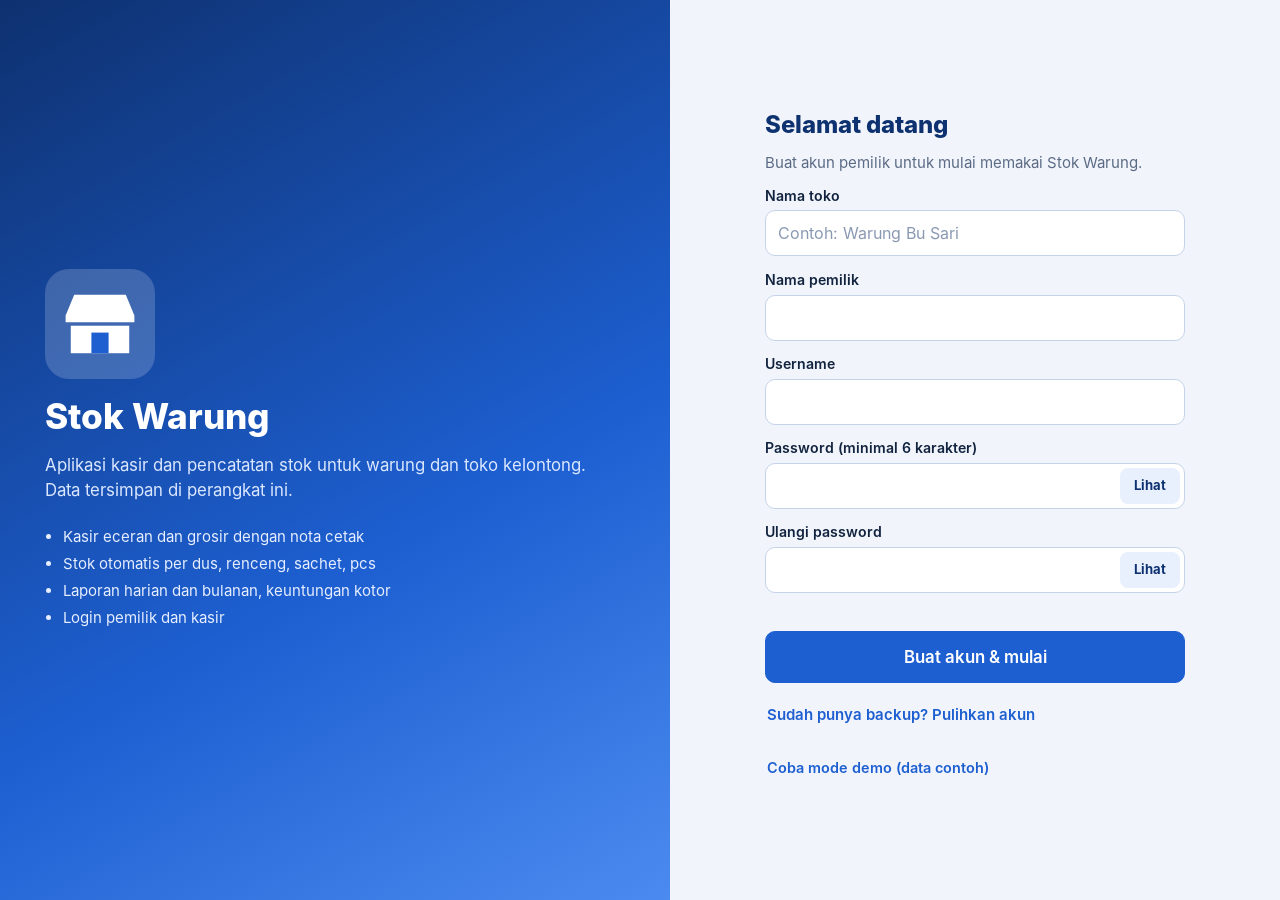
<file: index.html>
<!DOCTYPE html>
<html lang="id">
<head>
<meta charset="UTF-8">
<meta name="viewport" content="width=device-width, initial-scale=1, viewport-fit=cover">
<meta name="color-scheme" content="light">
<meta name="theme-color" content="#1d5fd1">
<title>Stok Warung - Kasir dan Pencatatan Stok</title>
<link rel="icon" href="data:image/svg+xml,%3Csvg xmlns='http://www.w3.org/2000/svg' viewBox='0 0 64 64'%3E%3Crect width='64' height='64' rx='14' fill='%231d5fd1'/%3E%3Cpath d='M14 28l5-12h26l5 12v4H14z' fill='%23fff'/%3E%3Crect x='17' y='34' width='30' height='14' fill='%23fff'/%3E%3Crect x='28' y='38' width='8' height='10' fill='%231d5fd1'/%3E%3C/svg%3E">
<!-- Gaya darurat: tetap tampil rapi walau style.css gagal termuat -->
<style>html,body{margin:0;background:#f1f5fb;color:#12233f;font-family:"Inter","Segoe UI",system-ui,-apple-system,Roboto,Arial,sans-serif}[hidden]{display:none!important}*{box-sizing:border-box}</style>
<link rel="stylesheet" href="fonts.css">
<link rel="stylesheet" href="style.css">
</head>
<body>

<noscript><p style="padding:1em;font:600 15px sans-serif">Aktifkan JavaScript di browser untuk memakai Stok Warung.</p></noscript>
<div id="bootMsg" style="padding:1.2em;font:600 15px/1.5 sans-serif;text-align:center;color:#164aa6">Memuat Stok Warung&hellip;<br><span style="font-weight:400;color:#5b6b85">Jika halaman ini tetap kosong, file script.js tidak ikut termuat. Buka index.html dari folder yang lengkap (index.html, style.css, fonts.css, script.js), atau pakai file stok-warung-satu-file.html.</span></div>
<div id="toasts" aria-live="polite"></div>

<!-- Halaman masuk / setup -->
<div id="auth" class="auth" hidden>
  <section class="auth-hero">
    <svg viewBox="0 0 64 64" aria-hidden="true"><rect width="64" height="64" rx="14" fill="#fff" fill-opacity=".18"/><path d="M12 27l5-12h30l5 12v4H12z" fill="#fff"/><rect x="15" y="33" width="34" height="16" fill="#fff"/><rect x="27" y="37" width="10" height="12" fill="#1d5fd1"/></svg>
    <h1>Stok Warung</h1>
    <p>Aplikasi kasir dan pencatatan stok untuk warung dan toko kelontong. Data tersimpan di perangkat ini.</p>
    <ul>
      <li>Kasir eceran dan grosir dengan nota cetak</li>
      <li>Stok otomatis per dus, renceng, sachet, pcs</li>
      <li>Laporan harian dan bulanan, keuntungan kotor</li>
      <li>Login pemilik dan kasir</li>
    </ul>
  </section>
  <section class="auth-box"><div class="auth-card" id="authCard"></div></section>
</div>

<!-- Aplikasi -->
<div id="app" hidden>
  <div id="demoBar" class="demo-bar" hidden>MODE DEMO: data contoh, terpisah dari data asli toko</div>
  <header class="top">
    <div class="top-in">
      <a class="brand" href="#dashboard">
        <svg viewBox="0 0 64 64" aria-hidden="true"><rect width="64" height="64" rx="14" fill="#fff" fill-opacity=".2"/><path d="M12 27l5-12h30l5 12v4H12z" fill="#fff"/><rect x="15" y="33" width="34" height="16" fill="#fff"/><rect x="27" y="37" width="10" height="12" fill="#1d5fd1"/></svg>
        <span id="brandName">Stok Warung</span>
      </a>
      <nav class="nav" id="nav" aria-label="Menu utama"></nav>
      <div class="who">
        <span class="chip" id="whoChip"></span>
        <button class="btn" data-act="logout" type="button">Keluar</button>
      </div>
      <button class="burger" id="burger" data-act="nav-toggle" type="button" aria-label="Menu"><i></i></button>
    </div>
  </header>
  <main id="view"></main>
</div>

<!-- Modal -->
<div id="overlay" hidden><div class="modal" id="modal" role="dialog" aria-modal="true"></div></div>

<!-- Area cetak -->
<div id="printArea"></div>

<input type="file" id="fileRestore" accept=".json,application/json" hidden>
<datalist id="dlSatuan"><option value="pcs"><option value="sachet"><option value="botol"><option value="bungkus"><option value="kg"><option value="liter"><option value="butir"><option value="kaleng"></datalist>
<datalist id="dlGrosir"><option value="dus"><option value="renceng"><option value="karton"><option value="pak"><option value="lusin"><option value="bal"><option value="karung"><option value="tray"></datalist>

<script src="script.js"></script>
</body>
</html>
</file>
<file: fonts.css>
/* Font Inter (subset Latin) ditanam langsung agar tampilan sama di semua perangkat, tanpa internet.
   Lisensi: SIL Open Font License 1.1 (rsms.me/inter). */
@font-face{font-family:'Inter';font-style:normal;font-weight:400;font-display:swap;src:url([data-uri]) format('woff')}
@font-face{font-family:'Inter';font-style:normal;font-weight:600;font-display:swap;src:url([data-uri]) format('woff')}
@font-face{font-family:'Inter';font-style:normal;font-weight:700;font-display:swap;src:url([data-uri]) format('woff')}
@font-face{font-family:'Inter';font-style:normal;font-weight:800;font-display:swap;src:url([data-uri]) format('woff')}
</file>
<file: style.css>
/* =====================================================================
   Stok Warung - tampilan biru putih, MOBILE FIRST
   Aturan dasar = layar HP. Layar lebih besar ditambah lewat min-width:
   480px, 720px, 980px, 1100px, 1280px.
   ===================================================================== */
:root{
  --pri:#1d5fd1; --pri-d:#164aa6; --pri-dd:#0e3170; --pri-l:#e8f0fe; --pri-ll:#f3f7fd;
  --bg:#f1f5fb; --card:#ffffff; --line:#dbe5f3; --txt:#12233f; --mut:#5b6b85;
  --ok:#0f9d58; --ok-l:#e3f6ec; --warn:#d97706; --warn-l:#fff3dc; --bad:#d93a3a; --bad-l:#fde8e8;
  --r:12px; --sh:0 1px 2px rgba(15,40,90,.06),0 4px 14px rgba(15,40,90,.07);
  --font:"Inter","Segoe UI",system-ui,-apple-system,"Roboto","Noto Sans","Helvetica Neue",Arial,sans-serif;
  --mono:"Consolas","Courier New",ui-monospace,monospace;
  --sl:env(safe-area-inset-left,0px); --sr:env(safe-area-inset-right,0px);
  --st:env(safe-area-inset-top,0px); --sb:env(safe-area-inset-bottom,0px);
}
*,*::before,*::after{box-sizing:border-box}
html{-webkit-text-size-adjust:100%;text-size-adjust:100%;background:#f1f5fb;background:var(--bg)}
body{margin:0;min-width:320px;font-family:var(--font);font-size:15px;line-height:1.45;color:#12233f;color:var(--txt);
  background:#f1f5fb;background:var(--bg);-webkit-font-smoothing:antialiased;overflow-wrap:break-word;-webkit-tap-highlight-color:transparent}
[hidden]{display:none!important}
h1,h2,h3,h4{margin:0 0 .5em;line-height:1.25;font-weight:700}
h2{font-size:1.1rem} h3{font-size:1.05rem}
p{margin:0 0 .8em}
button,input,select,textarea{font:inherit;font-family:var(--font);color:inherit;margin:0}
button{touch-action:manipulation}
img,svg{max-width:100%}
a{color:var(--pri)}
a.btn{text-decoration:none}
small{color:var(--mut);font-size:.82em}
table{border-collapse:collapse}
.mut{color:var(--mut)} .r{text-align:right} .c{text-align:center} .b{font-weight:700} .nowrap{white-space:nowrap}

/* ---------- tombol ---------- */
.btn{display:inline-flex;align-items:center;justify-content:center;gap:.4em;border:1px solid var(--line);background:#fff;color:var(--txt);
  padding:.55em 1em;border-radius:10px;cursor:pointer;font-weight:600;line-height:1.2;text-align:center;
  min-height:44px;transition:background .15s,border-color .15s,color .15s;-webkit-appearance:none;appearance:none}
.btn:hover{background:var(--pri-ll);border-color:#b9cdee}
.btn:active{transform:translateY(1px)}
.btn:disabled{opacity:.6;cursor:not-allowed}
.btn.pri{background:var(--pri);border-color:var(--pri);color:#fff}
.btn.pri:hover{background:var(--pri-d);border-color:var(--pri-d)}
.btn.bad{color:var(--bad);border-color:#f2c0c0}
.btn.bad:hover{background:var(--bad-l)}
.btn.bad.solid{background:var(--bad);color:#fff;border-color:var(--bad)}
.btn.sm{padding:.3em .75em;min-height:40px;font-size:.9rem;border-radius:9px}
.btn.lg{min-height:52px;font-size:1.05rem;width:100%}
.btn.ok,.btn.pri.ok{background:var(--ok);border-color:var(--ok);color:#fff}
.btn.err,.btn.pri.err{background:var(--bad);border-color:var(--bad);color:#fff}
.btn.ghost{background:transparent}
.btn.link{border:0;background:none;color:var(--pri);padding:.2em .1em;min-height:44px;font-weight:600;justify-content:flex-start;text-align:left}
.btn.link:hover{background:none;text-decoration:underline}

/* ---------- form ---------- */
.fld{display:block;margin:0 0 .9em;min-width:0}
.fld>span{display:block;font-weight:600;font-size:.88rem;margin-bottom:.3em}
.inp,.fld input:not([type=checkbox]):not([type=radio]),.fld select,select.inp{display:block;width:100%;max-width:100%;min-width:0;padding:.6em .75em;
  border:1px solid #c5d3ea;border-radius:10px;background:#fff;color:var(--txt);min-height:46px;font-size:16px;-webkit-appearance:none;appearance:none}
select.inp,.fld select{padding-right:2.2em;background:#fff url("data:image/svg+xml,%3Csvg xmlns='http://www.w3.org/2000/svg' width='12' height='8' viewBox='0 0 12 8'%3E%3Cpath d='M1 1l5 5 5-5' fill='none' stroke='%235b6b85' stroke-width='2' stroke-linecap='round' stroke-linejoin='round'/%3E%3C/svg%3E") no-repeat right .8em center}
input[type=date],input[type=month]{min-height:46px}
::placeholder{color:#8a99b2;opacity:1}
.inp:focus,.fld input:focus,.fld select:focus,.q input:focus,.cl-b input:focus,.cl-b select:focus{outline:2px solid #9fbdf2;outline-offset:0;border-color:var(--pri)}
.money-w{position:relative}
.money-w i{position:absolute;left:.8em;top:50%;transform:translateY(-50%);font-style:normal;color:var(--mut);font-weight:600;pointer-events:none}
.fld .money-w input:not([type=checkbox]):not([type=radio]){padding-left:2.7em;font-weight:700}
.tb{display:block;min-height:1.2em;font-size:.8rem;color:var(--pri-d);margin-top:.25em;font-style:italic}
.hint{background:var(--pri-l);border:1px solid #cfdcf6;color:var(--pri-dd);padding:.6em .8em;border-radius:10px;font-size:.9rem;margin:.4em 0 .9em}
.hint.warn{background:var(--warn-l);border-color:#f3d59b;color:#7a4a05}
.hint .btn{margin-top:.3em}
.msg{min-height:1.3em;font-size:.9rem;margin:.4em 0}
.msg.err{color:var(--bad)} .msg.ok{color:var(--ok)}
.sub{font-weight:700;color:var(--pri-dd);margin:1em 0 .5em;padding-top:.8em;border-top:1px dashed var(--line);font-size:.95rem}
.row2,.row3{display:block}
.urow{display:grid;grid-template-columns:minmax(0,1fr) 76px minmax(2.6em,auto) 44px;gap:.4em;align-items:center;margin-bottom:.5em}
.urow input{display:block;width:100%;min-width:0;min-height:46px;padding:.5em .6em;border:1px solid #c5d3ea;border-radius:10px;background:#fff;color:var(--txt);font-size:16px;-webkit-appearance:none;appearance:none}
.urow input:focus{outline:2px solid #9fbdf2;border-color:var(--pri)}
.urow>span:first-of-type{display:none}
.urow .u-sat{color:var(--mut);overflow:hidden;text-overflow:ellipsis;white-space:nowrap}
.urow .btn{padding:0;min-height:44px}
.qbox{display:grid;grid-template-columns:repeat(auto-fit,minmax(min(100%,130px),1fr));gap:.6em}
.q{display:block;min-width:0;background:var(--pri-ll);border:1px solid var(--line);border-radius:10px;padding:.55em .65em}
.q>span{display:block;font-weight:700;font-size:.9rem}
.q small{display:block;font-weight:400}
.q input{display:block;width:100%;margin-top:.3em;padding:.45em .6em;border:1px solid #c5d3ea;border-radius:8px;font-size:1.15rem;font-weight:700;text-align:right;min-height:46px;background:#fff;-webkit-appearance:none;appearance:none}
.seg{display:flex;background:#e3ebf8;border-radius:10px;padding:3px;gap:3px;max-width:100%}
.seg button{flex:1 1 0;min-width:0;border:0;background:transparent;padding:.55em .6em;border-radius:8px;font-weight:700;color:var(--mut);cursor:pointer;min-height:44px;line-height:1.2}
.seg button.on{background:#fff;color:var(--pri-d);box-shadow:0 1px 3px rgba(0,0,0,.12)}
.seg button.on.masuk{color:var(--ok)} .seg button.on.keluar{color:var(--bad)}
.chk{display:flex;align-items:center;gap:.6em;margin:.3em 0 .9em;font-size:.92rem;min-height:44px}
.chk input{width:20px;height:20px;flex:none;margin:0}
.pw{position:relative}
.fld .pw input:not([type=checkbox]):not([type=radio]){padding-right:5.4em}
.pw-eye{position:absolute;right:5px;top:50%;transform:translateY(-50%);border:0;background:var(--pri-l);color:var(--pri-dd);font-weight:700;font-size:.82rem;border-radius:8px;padding:0 .7em;height:36px;cursor:pointer;min-width:4.6em}
.pw-eye:hover{background:#d5e3fb}

/* ---------- header ---------- */
.top{position:-webkit-sticky;position:sticky;top:0;z-index:30;background:#164aa6;background:linear-gradient(135deg,var(--pri-dd),var(--pri));color:#fff;box-shadow:0 2px 10px rgba(10,40,100,.25);padding-top:var(--st)}
.top-in{max-width:1320px;margin:0 auto;display:flex;flex-wrap:wrap;align-items:center;gap:.5em;padding:.5em max(.75em,var(--sr)) .5em max(.75em,var(--sl))}
.brand{flex:1 1 0;min-width:0;display:flex;align-items:center;gap:.55em;font-weight:800;font-size:1.05rem;color:#fff;text-decoration:none}
.brand svg{width:34px;height:34px;flex:none}
.brand span{display:block;min-width:0;overflow:hidden;text-overflow:ellipsis;white-space:nowrap}
.who{display:flex;align-items:center;gap:.6em;flex:none}
.who .chip{display:none;background:rgba(255,255,255,.16);padding:.3em .75em;border-radius:20px;font-size:.85rem;white-space:nowrap;max-width:230px;overflow:hidden;text-overflow:ellipsis}
.who .btn{background:rgba(255,255,255,.14);border-color:rgba(255,255,255,.35);color:#fff;min-height:42px;padding:.3em .9em}
.who .btn:hover{background:rgba(255,255,255,.28)}
.burger{flex:none;width:44px;height:42px;display:flex;align-items:center;justify-content:center;background:rgba(255,255,255,.14);border:1px solid rgba(255,255,255,.35);border-radius:10px;cursor:pointer;padding:0}
.burger i,.burger i::before,.burger i::after{display:block;width:20px;height:2px;background:#fff;border-radius:2px;content:"";position:relative}
.burger i::before{position:absolute;top:-6px;left:0} .burger i::after{position:absolute;top:6px;left:0}
.nav{display:none;order:9;flex:1 1 100%;flex-direction:column;gap:2px;padding:.3em 0 .5em}
.nav.open{display:flex}
.nav a{color:#dbe7ff;text-decoration:none;padding:.8em .9em;border-radius:9px;font-weight:600;font-size:1rem}
.nav a:hover{background:rgba(255,255,255,.14);color:#fff}
.nav a.on{background:#fff;color:var(--pri-d)}
.demo-bar{background:#ffcf4d;color:#4a3300;text-align:center;font-weight:700;font-size:.8rem;line-height:1.3;padding:.35em .75em}
main{max-width:1320px;margin:0 auto;padding:.9em max(.75em,var(--sr)) calc(3em + var(--sb)) max(.75em,var(--sl))}
.ph{display:flex;flex-wrap:wrap;align-items:center;justify-content:space-between;gap:.6em;margin-bottom:.9em}
.ph h1{font-size:1.3rem;margin:0;font-weight:800}
.ph .acts{display:flex;flex-wrap:wrap;gap:.5em}
.ph>.seg{flex:1 1 100%}

/* ---------- kartu ---------- */
.card{background:var(--card);border:1px solid var(--line);border-radius:var(--r);box-shadow:var(--sh);padding:.9em;margin-bottom:.9em;min-width:0}
.card>h2:first-child,.card>h3:first-child{margin-top:0}
.cards{display:grid;grid-template-columns:minmax(0,1fr);gap:.75em;margin-bottom:.9em}
.stat{background:#fff;border:1px solid var(--line);border-top:4px solid var(--pri);border-radius:var(--r);box-shadow:var(--sh);padding:.8em .9em;min-width:0}
.stat .l{color:var(--mut);font-size:.85rem;font-weight:600}
.stat .v{font-size:1.4rem;font-weight:800;color:var(--pri-dd);margin:.1em 0;overflow-wrap:anywhere;line-height:1.2}
.stat .s{font-size:.82rem;color:var(--mut)}
.stat.ok{border-top-color:var(--ok)} .stat.warn{border-top-color:var(--warn)} .stat.bad{border-top-color:var(--bad)}
.grid2{display:grid;grid-template-columns:minmax(0,1fr);gap:.9em;align-items:start}
.grid2>.card{margin-bottom:0}
.grid2.gap-t{margin-top:.9em}
.tools{display:flex;flex-direction:column;gap:.6em;margin-bottom:.9em}
.tools .inp,.tools select{width:100%}
.tools .chk{margin:0}
.empty{padding:1.5em 1em;text-align:center;color:var(--mut)}
.filter{display:flex;flex-wrap:wrap;gap:.6em;align-items:flex-end}
.filter .seg{flex:1 1 100%}
.filter .fld{flex:1 1 140px;margin:0}
.filter .btn{flex:0 0 auto}

/* ---------- tabel: HP = kartu per baris ---------- */
.tw{overflow-x:visible}
table{width:100%}
.rt thead{display:none}
.rt,.rt tbody,.rt tr,.rt td{display:block;width:100%}
.rt tr{border:1px solid var(--line);border-radius:10px;margin-bottom:.6em;padding:.35em .2em;background:#fff}
.rt tr.low{background:#fffaf0} .rt tr.out{background:#fff3f3}
.rt td{border:0;padding:.3em .7em;text-align:right;overflow-wrap:anywhere}
.rt td::after{content:"";display:table;clear:both}
.rt td::before{content:attr(data-l);float:left;max-width:46%;margin-right:.8em;font-weight:600;color:var(--mut);text-align:left}
.rt td.nol{text-align:left}
.rt td.nol::before{display:none}
.rt td.acts-c{display:flex;flex-wrap:wrap;gap:.4em;justify-content:flex-start;text-align:left;padding-top:.5em}
.rt td.acts-c::before{display:none}
.rt td.acts-c .btn{margin:0}
.rt td small{display:inline}
.rt td br+small{display:block}
.badge{display:inline-block;padding:.12em .6em;border-radius:20px;font-size:.78rem;font-weight:700;white-space:nowrap;line-height:1.5}
.badge.ok{background:var(--ok-l);color:#0a6b3c} .badge.warn{background:var(--warn-l);color:#8a4b00}
.badge.bad{background:var(--bad-l);color:#9c1f1f} .badge.mut{background:#e8edf5;color:#4b5a73} .badge.pri{background:var(--pri-l);color:var(--pri-dd)}

/* ---------- kasir ---------- */
.pos{display:grid;grid-template-columns:minmax(0,1fr);gap:.9em;align-items:start}
.pos .card{margin-bottom:0}
.pos{padding-bottom:4.5em}
.plist{display:grid;grid-template-columns:repeat(2,minmax(0,1fr));gap:.55em;margin-top:.8em;max-height:60vh;max-height:60dvh;overflow-y:auto;-webkit-overflow-scrolling:touch;padding:2px}
.pc{display:flex;flex-direction:column;gap:.15em;min-width:0;text-align:left;background:#fff;border:1px solid var(--line);border-radius:12px;padding:.65em;cursor:pointer;min-height:92px;-webkit-appearance:none;appearance:none}
.pc:hover{border-color:var(--pri);box-shadow:0 0 0 2px #cfdcf6}
.pc .n{font-weight:700;line-height:1.25;overflow-wrap:anywhere}
.pc .p{color:var(--pri-d);font-weight:800;white-space:nowrap}
.pc .p small{font-size:.72rem;font-weight:600}
.pc .s{font-size:.78rem;color:var(--mut)}
.pc:disabled{opacity:.5;cursor:not-allowed;background:#f5f7fb}
.cl{border-bottom:1px solid var(--line);padding:.65em 0}
.cl:last-child{border-bottom:0}
.cl-h{display:flex;justify-content:space-between;gap:.6em;font-weight:700}
.cl-h span:first-child{min-width:0;overflow-wrap:anywhere}
.cl-h span:last-child{white-space:nowrap}
.cl-b{display:flex;flex-wrap:wrap;gap:.45em;align-items:center;margin-top:.45em}
.cl-b input{flex:0 0 76px;width:76px;min-height:44px;padding:.3em .4em;border:1px solid #c5d3ea;border-radius:8px;text-align:center;font-weight:700;font-size:16px;background:#fff}
.cl-b select{flex:1 1 0;min-width:0;min-height:44px;padding:.3em 2em .3em .6em;border:1px solid #c5d3ea;border-radius:8px;font-size:16px;color:var(--txt);-webkit-appearance:none;appearance:none;background:#fff url("data:image/svg+xml,%3Csvg xmlns='http://www.w3.org/2000/svg' width='12' height='8' viewBox='0 0 12 8'%3E%3Cpath d='M1 1l5 5 5-5' fill='none' stroke='%235b6b85' stroke-width='2' stroke-linecap='round' stroke-linejoin='round'/%3E%3C/svg%3E") no-repeat right .7em center}
.cl-b .btn{flex:0 0 44px;padding:0}
.cl-b small{flex:1 0 100%;order:5}
.cl.bad{background:var(--bad-l);margin:0 -.5em;padding:.65em .5em;border-radius:8px}
.tot{display:flex;justify-content:space-between;gap:.6em;padding:.25em 0}
.tot.g{font-size:1.3rem;font-weight:800;color:var(--pri-dd);border-top:2px solid var(--line);margin-top:.4em;padding-top:.5em}
.quick{display:flex;flex-wrap:wrap;gap:.4em;margin:.2em 0 .6em}
.quick .btn{min-height:40px;padding:.25em .7em;font-size:.88rem}
.kbar{position:fixed;left:0;right:0;bottom:0;z-index:25;display:flex;align-items:center;justify-content:space-between;gap:.6em;background:var(--pri-dd);color:#fff;
  padding:.6em max(.75em,var(--sr)) calc(.6em + var(--sb)) max(.75em,var(--sl));box-shadow:0 -4px 14px rgba(10,40,100,.3)}
.kbar b{font-size:1.05rem} .kbar .btn{min-height:42px;background:#fff;color:var(--pri-d);border-color:#fff}

/* ---------- laporan / grafik ---------- */
.bars{display:flex;align-items:flex-end;gap:3px;height:170px;padding-top:10px;overflow-x:auto;-webkit-overflow-scrolling:touch}
.bar{flex:1 0 20px;display:flex;flex-direction:column;align-items:center;justify-content:flex-end;height:100%}
.bar i{display:block;width:100%;background:#3d78de;background:linear-gradient(180deg,var(--pri),#5b94ec);border-radius:5px 5px 0 0;min-height:2px}
.bar span{font-size:.7rem;color:var(--mut);margin-top:3px}
.bar b{font-size:.66rem;color:var(--pri-dd);white-space:nowrap}

/* ---------- modal & toast ---------- */
#overlay{position:fixed;top:0;right:0;bottom:0;left:0;background:rgba(10,25,55,.55);z-index:100;display:flex;align-items:flex-end;justify-content:center;padding:0}
.modal{background:#fff;width:100%;max-width:560px;max-height:94vh;max-height:94dvh;overflow-y:auto;-webkit-overflow-scrolling:touch;overscroll-behavior:contain;
  border-radius:18px 18px 0 0;padding:1.1em 1em calc(1em + var(--sb));box-shadow:0 -10px 40px rgba(0,0,0,.3)}
.modal h3{font-size:1.15rem;color:var(--pri-dd);font-weight:800}
.mbtn{display:flex;flex-wrap:wrap;gap:.5em;justify-content:flex-end;margin-top:1em}
.mbtn .btn{flex:1 1 120px}
#toasts{position:fixed;top:calc(8px + var(--st));right:max(8px,var(--sr));left:max(8px,var(--sl));z-index:200;display:flex;flex-direction:column;align-items:stretch;gap:.5em;pointer-events:none}
.toast{pointer-events:auto;background:#12233f;color:#fff;padding:.7em 1em;border-radius:10px;box-shadow:0 6px 20px rgba(0,0,0,.3);font-weight:600;animation:tin .2s}
.toast.ok{background:var(--ok)} .toast.err{background:var(--bad)} .toast.warn{background:var(--warn)}
@keyframes tin{from{opacity:0;transform:translateY(-8px)}to{opacity:1;transform:none}}
.kode{font-family:var(--mono);font-size:1.45rem;font-weight:800;letter-spacing:.06em;text-align:center;background:var(--pri-l);border:2px dashed var(--pri);border-radius:12px;padding:.6em .3em;margin:.8em 0;color:var(--pri-dd);-webkit-user-select:all;user-select:all;overflow-wrap:anywhere}

/* ---------- login ---------- */
.auth{min-height:100vh;min-height:100dvh;display:block;background:var(--bg)}
.auth-hero{background:#164aa6;background:linear-gradient(150deg,var(--pri-dd),var(--pri) 60%,#4b8bf0);color:#fff;padding:calc(1.2em + var(--st)) max(1.1em,var(--sr)) 1.4em max(1.1em,var(--sl));display:flex;flex-direction:column;gap:.5em}
.auth-hero h1{font-size:1.6rem;margin:0;font-weight:800}
.auth-hero p{color:#dbe7ff;margin:0;max-width:34em}
.auth-hero ul,.auth-hero>svg{display:none}
.auth-box{display:flex;justify-content:center;padding:1.3em max(1em,var(--sr)) calc(2em + var(--sb)) max(1em,var(--sl))}
.auth-card{width:100%;max-width:420px;min-width:0}
.auth-card h2{font-size:1.4rem;color:var(--pri-dd);font-weight:800}
.auth-foot{display:flex;flex-direction:column;gap:.1em;margin-top:.6em;font-size:.9rem;align-items:flex-start}
.auth-links{display:flex;flex-wrap:wrap;gap:0 1.3em;margin-top:.7em}

/* ---------- nota ---------- */
.nota{font-family:"Courier New",Courier,monospace;font-size:13px;line-height:1.4;color:#000;background:#fff;width:100%;max-width:330px;margin:0 auto;padding:12px;border:1px dashed #aab;position:relative;overflow-wrap:anywhere}
.nota h4{text-align:center;margin:0 0 2px;font-size:15px;font-family:var(--font)}
.nota .c{text-align:center}
.nota hr{border:0;border-top:1px dashed #000;margin:7px 0}
.nota .ln{display:flex;justify-content:space-between;gap:8px}
.nota .ln span:last-child,.nota .ln b:last-child{text-align:right;flex:none}
.nota .it{margin:3px 0}
.nota .it small{color:#333;display:block;font-size:12px}
.nota .stamp{position:absolute;top:40%;left:10%;right:10%;text-align:center;font-size:22px;font-weight:800;color:rgba(200,0,0,.45);transform:rotate(-18deg);border:3px solid rgba(200,0,0,.45);padding:4px;font-family:var(--font)}
#printArea{display:none}

/* =====================================================================
   >= 480px : HP besar
   ===================================================================== */
@media (min-width:480px){
  .cards{grid-template-columns:repeat(2,minmax(0,1fr))}
  .urow{grid-template-columns:minmax(0,1fr) auto 90px minmax(3em,auto) 44px}
  .urow>span:first-of-type{display:block}
  .brand{font-size:1.12rem}
  .auth-hero h1{font-size:1.9rem}
  .filter .seg{flex:0 1 auto}
  .ph>.seg{flex:0 1 auto;min-width:240px}
  .mbtn .btn{flex:0 1 auto;min-width:110px}
  .toast{max-width:420px;align-self:flex-end}
}

/* =====================================================================
   >= 720px : tablet (tabel kembali jadi tabel)
   ===================================================================== */
@media (min-width:720px){
  body{font-size:15px}
  main{padding-top:1.1em}
  .ph h1{font-size:1.4rem}
  .card{padding:1em 1.1em}
  .cards{grid-template-columns:repeat(auto-fit,minmax(210px,1fr));gap:.9em}
  .stat .v{font-size:1.5rem}
  .row2{display:grid;grid-template-columns:1fr 1fr;gap:0 .8em}
  .row3{display:grid;grid-template-columns:1fr 1fr 1fr;gap:0 .8em}
  .tools{flex-direction:row;flex-wrap:wrap;align-items:center}
  .tools .inp{flex:1 1 180px;width:auto;min-width:160px}
  .tools select{width:auto;flex:0 1 auto;min-width:150px}
  .tools input[type=date]{flex:0 0 170px;min-width:0}
  .filter .fld{flex:0 1 auto}
  .filter .fld input,.filter .fld select{min-width:150px}
  .tw{overflow-x:auto;-webkit-overflow-scrolling:touch}
  .rt{display:table;width:100%}
  .rt thead{display:table-header-group}
  .rt tbody{display:table-row-group}
  .rt tr{display:table-row;border:0;border-radius:0;margin:0;padding:0;background:transparent;width:auto}
  .rt tr.low{background:transparent} .rt tr.out{background:transparent}
  .rt td{display:table-cell;width:auto;padding:.6em .7em;border-bottom:1px solid var(--line);text-align:left;vertical-align:top;overflow-wrap:normal}
  .rt td::before,.rt td::after{display:none!important}
  .rt td.r{text-align:right}
  .rt td.nol{display:table-cell}
  .rt td.acts-c{display:table-cell;white-space:nowrap}
  .rt td.acts-c .btn{margin-right:.25em}
  .rt td small{display:inline}
  .rt td br+small{display:inline}
  .rt tr.low td{background:#fffaf0} .rt tr.out td{background:#fff3f3}
  th,td{padding:.6em .7em;text-align:left;border-bottom:1px solid var(--line);vertical-align:top}
  th{background:var(--pri-ll);color:var(--pri-dd);font-size:.8rem;text-transform:uppercase;letter-spacing:.03em;white-space:nowrap}
  td.r,th.r{text-align:right}
  .rt tbody tr:hover td{background:#f8fbff}
  .plist{grid-template-columns:repeat(auto-fill,minmax(160px,1fr));max-height:68vh}
  .row-wide{display:flex}
  #overlay{align-items:flex-start;padding:4vh 12px;overflow-y:auto}
  .modal{border-radius:16px;margin:auto 0;max-height:none;overflow:visible;padding:1.3em 1.3em 1.1em;box-shadow:0 20px 60px rgba(0,0,0,.35)}
  .modal.wide{max-width:720px}
  .auth-hero{padding:2em 2em 1.8em}
}

/* =====================================================================
   >= 980px : laptop kecil
   ===================================================================== */
@media (min-width:980px){
  .grid2{grid-template-columns:1fr 1fr;gap:1em}
  .pos{grid-template-columns:minmax(0,1.5fr) minmax(0,1fr);gap:1em;padding-bottom:0}
  .kbar{display:none!important}
  .auth{display:grid;grid-template-columns:1.1fr 1fr}
  .auth-hero{padding:3em;justify-content:center;gap:1em}
  .auth-hero h1{font-size:2.2rem}
  .auth-hero p{font-size:1.05rem}
  .auth-hero>svg{display:block;width:110px;height:110px}
  .auth-hero ul{display:block;margin:.4em 0 0;padding-left:1.2em;color:#e6eeff;line-height:1.8}
  .auth-box{align-items:center;padding:2em 1.2em}
  .auth-card h2{font-size:1.5rem}
}

/* =====================================================================
   >= 1100px : menu mendatar di header
   ===================================================================== */
@media (min-width:1100px){
  .top-in{flex-wrap:nowrap;gap:.8em;padding-top:.55em;padding-bottom:.55em}
  .brand{flex:0 1 230px}
  .burger{display:none}
  .nav{display:flex;order:0;flex:1 1 auto;flex-direction:row;gap:.15em;padding:0;margin-left:.4em;min-width:0}
  .nav a{padding:.5em .75em;font-size:.95rem;white-space:nowrap}
}
@media (min-width:1280px){
  .who .chip{display:inline-block}
  .nav a{padding:.5em .85em}
}

/* ---------- cetak ---------- */
@page{margin:8mm}
@media print{
  body{background:#fff}
  body>*:not(#printArea){display:none!important}
  #printArea{display:block!important}
  #printArea .nota{border:0;max-width:80mm;margin:0;padding:0;font-size:12px}
  #printArea .rpt{font-size:12px}
  #printArea .rpt .cards{grid-template-columns:repeat(3,1fr)}
  #printArea .stat,#printArea .card{box-shadow:none;break-inside:avoid}
  #printArea .rt{display:table}
  #printArea .rt thead{display:table-header-group}
  #printArea .rt tbody{display:table-row-group}
  #printArea .rt tr{display:table-row;border:0;padding:0;margin:0}
  #printArea .rt td{display:table-cell;border-bottom:1px solid #ccc;text-align:left;padding:3px 5px}
  #printArea .rt td.r{text-align:right}
  #printArea .rt td::before,#printArea .rt td::after{display:none}
  #printArea table{font-size:11px}
  .btn,.bars{display:none}
}
</file>
